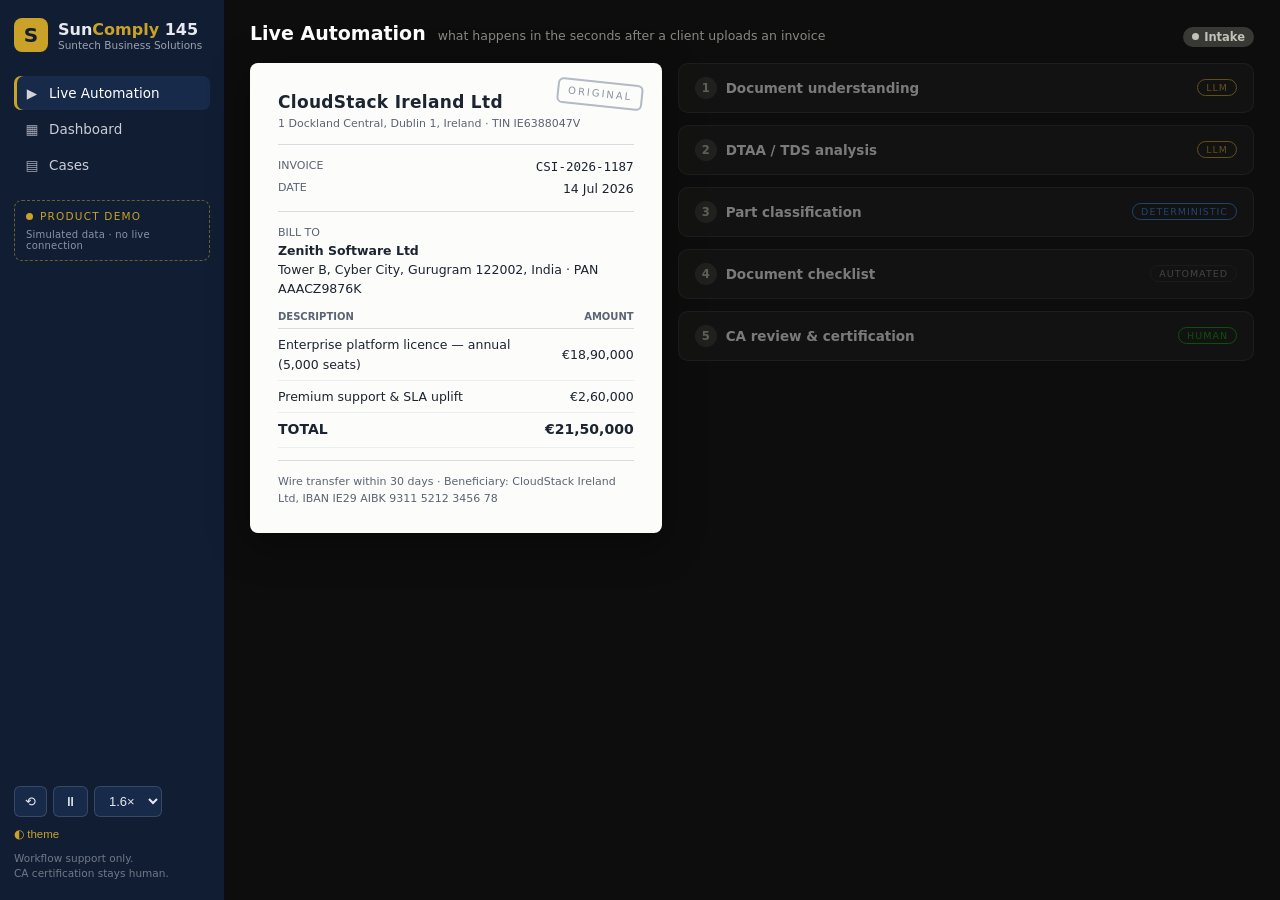
<file: demo/index.html>
<!doctype html>
<html lang="en" data-theme="dark">
<head>
<meta charset="utf-8">
<meta name="viewport" content="width=device-width, initial-scale=1">
<title>SunComply 145 — Automation Demo · Suntech Business Solutions</title>
<link rel="stylesheet" href="css/demo.css">
<link rel="icon" href="data:image/svg+xml,<svg xmlns='http://www.w3.org/2000/svg' viewBox='0 0 100 100'><circle cx='50' cy='50' r='42' fill='%23c9a227'/><text x='50' y='66' font-size='52' text-anchor='middle' fill='%23101d33' font-family='sans-serif' font-weight='bold'>S</text></svg>">
</head>
<body>
<div id="shell">
  <aside id="sidebar">
    <div class="brand">
      <div class="brand-mark">S</div>
      <div>
        <div class="brand-name">Sun<span>Comply</span> 145</div>
        <div class="brand-sub">Suntech Business Solutions</div>
      </div>
    </div>

    <nav id="nav">
      <a href="#automation" data-view="automation" class="active"><span class="nav-ic">▶</span> Live Automation</a>
      <a href="#dashboard" data-view="dashboard"><span class="nav-ic">▦</span> Dashboard</a>
      <a href="#cases" data-view="cases"><span class="nav-ic">▤</span> Cases</a>
    </nav>

    <div class="demo-badge">
      <div class="db-dot"></div> PRODUCT DEMO
      <div class="db-sub">Simulated data · no live connection</div>
    </div>

    <div class="sidebar-footer">
      <div class="playbar">
        <button id="pb-restart" title="Restart">⟲</button>
        <button id="pb-play" title="Play / pause">⏸</button>
        <select id="pb-speed" title="Speed">
          <option value="1">1×</option>
          <option value="1.6" selected>1.6×</option>
          <option value="2.5">2.5×</option>
        </select>
      </div>
      <button id="theme-toggle" class="link-btn">◐ theme</button>
      <div class="side-note">Workflow support only.<br>CA certification stays human.</div>
    </div>
  </aside>

  <main id="main">
    <section id="view-automation" class="view"></section>
    <section id="view-dashboard" class="view hidden"></section>
    <section id="view-cases" class="view hidden"></section>
  </main>
</div>

<script type="module" src="js/main.js"></script>
</body>
</html>
</file>
<file: demo/css/demo.css>
/* SunComply 145 — Automation Demo. Self-contained; same token system as the
   product app (validated reference palette; brand navy/gold is chrome only). */

:root, :root[data-theme="dark"] {
  color-scheme: dark;
  --page:      #0d0d0d;
  --surface:   #1a1a19;
  --surface-2: #232322;
  --ink:       #ffffff;
  --ink-2:     #c3c2b7;
  --muted:     #898781;
  --hairline:  #2c2c2a;
  --border:    rgba(255,255,255,0.10);
  --info:        #3987e5;
  --info-wash:   #12233a;
  --good:        #0ca30c;
  --good-text:   #0ca30c;
  --good-wash:   #12290f;
  --warning:     #fab219;
  --warning-text:#fab219;
  --warning-wash:#332708;
  --serious:     #ec835a;
  --serious-text:#ec835a;
  --serious-wash:#331b10;
  --critical:    #d03b3b;
  --neutral-wash:#383835;
  --brand-navy:  #101d33;
  --brand-navy-2:#182a4a;
  --brand-gold:  #c9a227;
  --paper:       #fcfcfb;   /* the invoice always renders as paper */
  --paper-ink:   #1c2430;
}
:root[data-theme="light"] {
  color-scheme: light;
  --page:      #f9f9f7;
  --surface:   #fcfcfb;
  --surface-2: #f0efec;
  --ink:       #0b0b0b;
  --ink-2:     #52514e;
  --muted:     #898781;
  --hairline:  #e1e0d9;
  --border:    rgba(11,11,11,0.10);
  --info:        #2a78d6;
  --info-wash:   #e8f1fc;
  --good-text:   #006300;
  --good-wash:   #e7f6e7;
  --warning-text:#7a5300;
  --warning-wash:#fdf3dc;
  --serious-text:#9c3f1c;
  --serious-wash:#fdeee7;
  --neutral-wash:#f0efec;
}

* { box-sizing: border-box; }
html, body { margin: 0; height: 100%; }
body {
  font-family: system-ui, -apple-system, "Segoe UI", sans-serif;
  background: var(--page); color: var(--ink); font-size: 14px;
  overflow-x: hidden;
}
code, .mono { font-family: ui-monospace, "Cascadia Mono", Consolas, monospace; }

#shell { display: flex; min-height: 100vh; }

/* ---- Sidebar ------------------------------------------------------------- */
#sidebar {
  width: 224px; flex: 0 0 224px; background: var(--brand-navy); color: #e8e9ee;
  display: flex; flex-direction: column; padding: 18px 14px;
  position: sticky; top: 0; height: 100vh;
}
.brand { display: flex; gap: 10px; align-items: center; }
.brand-mark {
  width: 34px; height: 34px; border-radius: 8px; background: var(--brand-gold);
  color: var(--brand-navy); font-weight: 800; font-size: 20px;
  display: flex; align-items: center; justify-content: center;
}
.brand-name { font-weight: 700; font-size: 16px; }
.brand-name span { color: var(--brand-gold); }
.brand-sub { font-size: 10.5px; opacity: .65; }

#nav { margin-top: 24px; display: flex; flex-direction: column; gap: 2px; }
#nav a {
  color: #c9cdd8; text-decoration: none; padding: 9px 10px; border-radius: 7px;
  font-size: 13.5px; display: flex; gap: 9px; align-items: center;
}
.nav-ic { width: 16px; text-align: center; opacity: .8; }
#nav a:hover { background: var(--brand-navy-2); color: #fff; }
#nav a.active { background: var(--brand-navy-2); color: #fff; box-shadow: inset 3px 0 0 var(--brand-gold); }

.demo-badge {
  margin-top: 18px; border: 1px dashed rgba(201,162,39,.5); border-radius: 8px;
  padding: 9px 11px; font-size: 10.5px; letter-spacing: 1.2px; color: var(--brand-gold);
  display: flex; align-items: center; gap: 7px; flex-wrap: wrap;
}
.db-dot { width: 7px; height: 7px; border-radius: 50%; background: var(--brand-gold); animation: pulse 1.4s infinite; }
.db-sub { flex-basis: 100%; letter-spacing: .2px; color: #8b93a5; font-size: 10px; }

.sidebar-footer { margin-top: auto; display: flex; flex-direction: column; gap: 10px; }
.playbar { display: flex; gap: 6px; }
.playbar button, .playbar select {
  background: var(--brand-navy-2); color: #e8e9ee; border: 1px solid rgba(255,255,255,.14);
  border-radius: 6px; padding: 6px 10px; font-size: 13px; cursor: pointer;
}
.playbar button:hover { border-color: var(--brand-gold); }
.link-btn { background: none; border: none; color: var(--brand-gold); font-size: 11.5px; cursor: pointer; text-align: left; padding: 0; }
.side-note { font-size: 10.5px; opacity: .45; line-height: 1.5; }

/* ---- Main / common ------------------------------------------------------- */
#main { flex: 1; padding: 22px 26px; min-width: 0; }
.hidden { display: none !important; }
.view-head { display: flex; align-items: baseline; gap: 12px; margin-bottom: 16px; flex-wrap: wrap; }
.view-head h1 { font-size: 19px; margin: 0; }
.view-sub { color: var(--muted); font-size: 12.5px; }
.card { background: var(--surface); border: 1px solid var(--border); border-radius: 10px; padding: 14px 16px; }
h3.card-title { margin: 0 0 10px; font-size: 12px; text-transform: uppercase; letter-spacing: .7px; color: var(--ink-2); }
.muted { color: var(--ink-2); } .small { font-size: 12px; }

.chip {
  display: inline-flex; align-items: center; gap: 5px; font-size: 11.5px; font-weight: 600;
  padding: 3px 9px; border-radius: 999px; white-space: nowrap;
}
.chip::before { content: ""; width: 7px; height: 7px; border-radius: 50%; background: currentColor; }
.chip.st-intake            { background: var(--neutral-wash); color: var(--ink-2); }
.chip.st-extracting, .chip.st-validating { background: var(--info-wash); color: var(--info); }
.chip.st-extracting::before, .chip.st-validating::before { animation: pulse 1.2s infinite; }
.chip.st-pending_documents { background: var(--warning-wash); color: var(--warning-text); }
.chip.st-ready_for_review  { background: var(--info); color: #fff; }
.chip.st-certified         { background: var(--good-wash); color: var(--good-text); }
.chip.st-filed             { background: var(--good); color: #fff; }
.chip.st-exception         { background: var(--serious-wash); color: var(--serious-text); }
@keyframes pulse { 50% { opacity: .35; } }

/* ---- Automation theater --------------------------------------------------- */
.theater { display: grid; grid-template-columns: minmax(340px, 5fr) 7fr; gap: 16px; align-items: start; }
@media (max-width: 1100px) { .theater { grid-template-columns: 1fr; } }

/* Invoice paper */
.doc-pane { position: sticky; top: 22px; }
.invoice {
  background: var(--paper); color: var(--paper-ink); border-radius: 8px;
  padding: 26px 28px; position: relative; overflow: hidden;
  box-shadow: 0 10px 40px rgba(0,0,0,.4);
  font-size: 12.5px; line-height: 1.55;
}
.invoice h2 { margin: 0; font-size: 17px; letter-spacing: .3px; }
.inv-meta { color: #5b6472; font-size: 11px; }
.inv-row { display: flex; justify-content: space-between; margin-top: 3px; }
.inv-rule { border-top: 1px solid #d8dbe0; margin: 12px 0; }
.inv-table { width: 100%; border-collapse: collapse; margin-top: 6px; }
.inv-table th { text-align: left; font-size: 10px; text-transform: uppercase; color: #5b6472; padding: 4px 0; border-bottom: 1px solid #d8dbe0; }
.inv-table td { padding: 6px 0; border-bottom: 1px solid #eceef1; }
.inv-total { font-weight: 700; font-size: 14px; }
.inv-stamp {
  position: absolute; right: 18px; top: 18px; border: 2px solid #b3bac4; color: #8a93a0;
  border-radius: 6px; padding: 3px 9px; font-size: 10px; letter-spacing: 2px; transform: rotate(6deg);
}

/* scan line + highlight boxes */
.scanline {
  position: absolute; left: 0; right: 0; height: 46px; top: -60px;
  background: linear-gradient(to bottom, transparent, rgba(57,135,229,.22), transparent);
  border-top: 1px solid rgba(57,135,229,.6); border-bottom: 1px solid rgba(57,135,229,.6);
  opacity: 0; pointer-events: none;
}
.invoice.scanning .scanline { opacity: 1; animation: scan 2.6s linear infinite; }
@keyframes scan { from { top: -60px; } to { top: 105%; } }
.hl { position: relative; border-radius: 3px; transition: background .3s, box-shadow .3s; }
.hl.lit { background: rgba(57,135,229,.16); box-shadow: 0 0 0 2px rgba(57,135,229,.55); }

/* Stage rail */
.stages { display: flex; flex-direction: column; gap: 12px; }
.stage {
  background: var(--surface); border: 1px solid var(--border); border-radius: 10px;
  padding: 13px 16px; opacity: .45; transition: opacity .4s, border-color .4s;
}
.stage.active { opacity: 1; border-color: var(--info); box-shadow: 0 0 0 1px var(--info); }
.stage.done { opacity: 1; }
.stage-head { display: flex; align-items: center; gap: 9px; }
.stage-num {
  width: 22px; height: 22px; border-radius: 50%; background: var(--neutral-wash);
  color: var(--ink-2); font-size: 11.5px; font-weight: 700;
  display: flex; align-items: center; justify-content: center; flex: 0 0 22px;
}
.stage.active .stage-num { background: var(--info); color: #fff; }
.stage.done .stage-num { background: var(--good); color: #fff; }
.stage-title { font-weight: 700; font-size: 13.5px; }
.stage-tag {
  margin-left: auto; font-size: 9.5px; letter-spacing: 1px; text-transform: uppercase;
  padding: 2px 8px; border-radius: 999px; border: 1px solid var(--hairline); color: var(--muted);
}
.stage-tag.llm { color: var(--brand-gold); border-color: var(--brand-gold); }
.stage-tag.det { color: var(--info); border-color: var(--info); }
.stage-tag.human { color: var(--good-text); border-color: var(--good-text); }
.stage-body { margin-top: 10px; display: none; }
.stage.active .stage-body, .stage.done .stage-body { display: block; }

/* LLM stream pane */
.stream {
  background: var(--surface-2); border-radius: 8px; padding: 10px 12px;
  font-size: 12.3px; line-height: 1.65; min-height: 20px;
}
.stream .cursor { display: inline-block; width: 7px; height: 13px; background: var(--brand-gold); vertical-align: -2px; animation: pulse .8s infinite; }
.stream .sline { display: block; }
.stream .sline .pfx { color: var(--brand-gold); }

/* extracted fields */
.fields { display: grid; grid-template-columns: 1fr 1fr; gap: 7px; margin-top: 9px; }
.field {
  background: var(--surface-2); border: 1px solid var(--hairline); border-radius: 7px;
  padding: 7px 10px; opacity: 0; transform: translateY(4px); transition: all .35s;
}
.field.in { opacity: 1; transform: none; }
.field .f-label { font-size: 9.5px; text-transform: uppercase; letter-spacing: .7px; color: var(--muted); }
.field .f-value { font-size: 13px; font-weight: 600; margin-top: 1px; }
.field .f-conf { font-size: 10px; color: var(--good-text); }
.field.low .f-conf { color: var(--warning-text); }

/* signal chips (DTAA output) */
.signals { display: flex; flex-wrap: wrap; gap: 7px; margin-top: 10px; }
.signal {
  border: 1px solid var(--hairline); border-radius: 7px; padding: 6px 10px;
  font-size: 11.5px; background: var(--surface-2);
  opacity: 0; transform: translateY(4px); transition: all .35s;
}
.signal.in { opacity: 1; transform: none; }
.signal b { color: var(--ink); }
.advisory-note { font-size: 10.5px; color: var(--muted); margin-top: 8px; font-style: italic; }

/* decision tree */
.tree { display: flex; flex-direction: column; gap: 6px; margin-top: 4px; }
.tnode {
  border: 1px solid var(--hairline); border-radius: 8px; padding: 8px 12px;
  font-size: 12.5px; background: var(--surface-2); display: flex; align-items: center; gap: 9px;
  opacity: .4; transition: all .35s;
}
.tnode.lit { opacity: 1; border-color: var(--info); }
.tnode.result { opacity: 1; border-color: var(--brand-gold); background: var(--brand-navy); color: #fff; font-weight: 700; }
.tnode .tans { margin-left: auto; font-weight: 700; font-size: 12px; color: var(--info); opacity: 0; transition: opacity .3s; }
.tnode.answered .tans { opacity: 1; }
.tnode.result .tans { color: var(--brand-gold); opacity: 1; }
.tarrow { text-align: center; color: var(--muted); font-size: 11px; line-height: 1; opacity: .5; }
.rule-stamp { margin-top: 9px; font-size: 11px; color: var(--muted); }
.rule-stamp code { background: var(--neutral-wash); padding: 1px 6px; border-radius: 4px; }

/* checklist */
.check { list-style: none; margin: 4px 0 0; padding: 0; }
.check li {
  display: flex; gap: 9px; align-items: center; padding: 5px 0; font-size: 12.5px;
  opacity: 0; transform: translateX(-6px); transition: all .35s;
}
.check li.in { opacity: 1; transform: none; }
.check .ck { width: 18px; height: 18px; border-radius: 50%; font-size: 11px; display: flex; align-items: center; justify-content: center; flex: 0 0 18px; }
.check li.ok .ck { background: var(--good-wash); color: var(--good-text); }
.check li.miss .ck { background: var(--warning-wash); color: var(--warning-text); }
.check li.miss { color: var(--warning-text); }

/* handoff banner */
.handoff {
  border: 1px solid var(--brand-gold); border-radius: 9px; background: var(--surface-2);
  padding: 12px 14px; font-size: 12.5px; line-height: 1.6;
}
.handoff b { color: var(--brand-gold); }
.udin-stamp {
  display: inline-block; margin-top: 8px; border: 2px solid var(--good-text); color: var(--good-text);
  border-radius: 6px; padding: 4px 12px; font-size: 12px; font-weight: 700; letter-spacing: 1px;
  transform: rotate(-2deg); opacity: 0; transition: all .5s;
}
.udin-stamp.in { opacity: 1; }

/* ---- Dashboard ----------------------------------------------------------- */
.tiles { display: grid; grid-template-columns: repeat(auto-fit, minmax(160px, 1fr)); gap: 12px; }
.tile { background: var(--surface); border: 1px solid var(--border); border-radius: 10px; padding: 13px 15px; }
.tile.accent { border-top: 3px solid var(--brand-gold); }
.t-label { font-size: 11px; color: var(--ink-2); text-transform: uppercase; letter-spacing: .6px; }
.t-value { font-size: 28px; font-weight: 700; margin-top: 3px; }
.t-value.bump { animation: bump .5s; }
@keyframes bump { 30% { transform: scale(1.18); color: var(--brand-gold); } }
.t-hint { font-size: 11px; color: var(--muted); margin-top: 3px; }

.board { display: grid; grid-auto-flow: column; grid-auto-columns: minmax(138px, 1fr); gap: 10px; overflow-x: auto; padding-bottom: 6px; margin-top: 14px; }
.col { background: var(--surface); border: 1px solid var(--border); border-radius: 10px; padding: 9px; min-height: 110px; }
.col h4 { margin: 0 0 8px; font-size: 10.5px; text-transform: uppercase; letter-spacing: .6px; color: var(--ink-2); display: flex; justify-content: space-between; }
.mini-card {
  border: 1px solid var(--hairline); border-left: 3px solid var(--info); border-radius: 7px;
  padding: 7px 9px; margin-bottom: 7px; background: var(--page); font-size: 11.5px;
  transition: all .4s;
}
.mini-card.flash { border-left-color: var(--brand-gold); box-shadow: 0 0 0 1px var(--brand-gold); }
.mc-vendor { font-weight: 600; font-size: 12px; white-space: nowrap; overflow: hidden; text-overflow: ellipsis; }
.mc-amt { color: var(--ink-2); margin-top: 2px; }

.two-col { display: grid; grid-template-columns: 1fr 1fr; gap: 14px; margin-top: 14px; align-items: start; }
@media (max-width: 900px) { .two-col { grid-template-columns: 1fr; } }
.timeline { list-style: none; margin: 0; padding: 0; max-height: 420px; overflow-y: auto; }
.timeline li { display: flex; gap: 10px; padding: 7px 0; border-bottom: 1px solid var(--hairline); animation: fadein .4s; }
@keyframes fadein { from { opacity: 0; transform: translateY(-4px); } }
.tl-ic { width: 22px; height: 22px; border-radius: 50%; background: var(--neutral-wash); display: flex; align-items: center; justify-content: center; font-size: 11px; flex: 0 0 22px; }
.tl-ic.good { background: var(--good-wash); } .tl-ic.warn { background: var(--warning-wash); } .tl-ic.llm { background: var(--brand-navy); color: var(--brand-gold); }
.tl-msg { font-size: 12.3px; }
.tl-time { font-size: 10.5px; color: var(--muted); margin-top: 1px; }

/* ---- Cases table ---------------------------------------------------------- */
table.grid { width: 100%; border-collapse: collapse; }
table.grid th { text-align: left; font-size: 10.5px; text-transform: uppercase; letter-spacing: .6px; color: var(--ink-2); padding: 8px 10px; border-bottom: 1px solid var(--hairline); }
table.grid td { padding: 9px 10px; border-bottom: 1px solid var(--hairline); font-size: 13px; }
table.grid td.num { font-variant-numeric: tabular-nums; text-align: right; }
.part-badge {
  display: inline-flex; align-items: center; justify-content: center; min-width: 22px; height: 22px;
  padding: 0 5px; border-radius: 6px; font-weight: 700; font-size: 12px;
  background: var(--neutral-wash); color: var(--ink-2); border: 1px solid var(--hairline);
}
.part-badge.pc { background: var(--brand-navy); color: var(--brand-gold); border-color: var(--brand-navy); }
</file>
